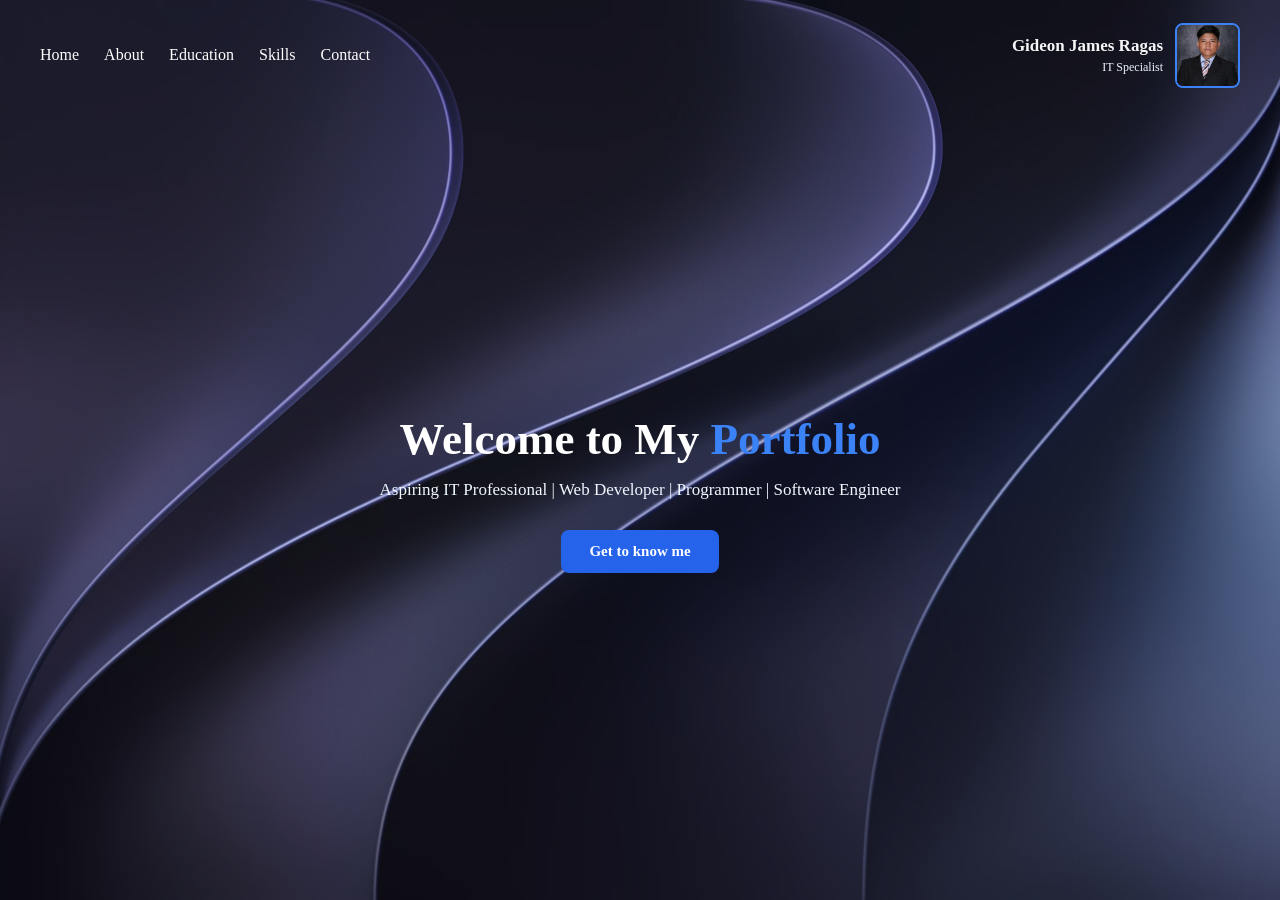
<file: Index.html>
<!DOCTYPE html>
<html lang="en">

<head>
    <meta charset="UTF-8">
    <meta name="viewport" content="width=device-width, initial-scale=1.0">

    <title>Home | My Portfolio</title>

    <link rel="stylesheet" href="stylesheet.css">
</head>

<body>

    <!-- HEADER -->
    <header>

        <!-- NAVIGATION -->
        <nav>
            <a href="Index.html" class="active">Home</a>
            <a href="about.html">About</a>
            <a href="education.html">Education</a>
            <a href="skills.html">Skills</a>
            <a href="Contact.html">Contact</a>
        </nav>

        <!-- PROFILE -->
        <div class="profile">

            <div class="profile-info">
                <h3>Gideon James Ragas</h3>
                <p>IT Specialist</p>
            </div>

            <img src ="Images/Profile.jpg" alt="Profile Picture">

        </div>

    </header>

    <!-- HOME CONTENT -->
    <main id="home">

        <h1>
            Welcome to My
            <span class="highlight">Portfolio</span>
        </h1>

        <p>
            Aspiring IT Professional | Web Developer | Programmer | Software Engineer
        </p>

         <a href="about.html" class="about-btn">
        Get to know me
    </a>

    </main>

</body>
</html>
</file>
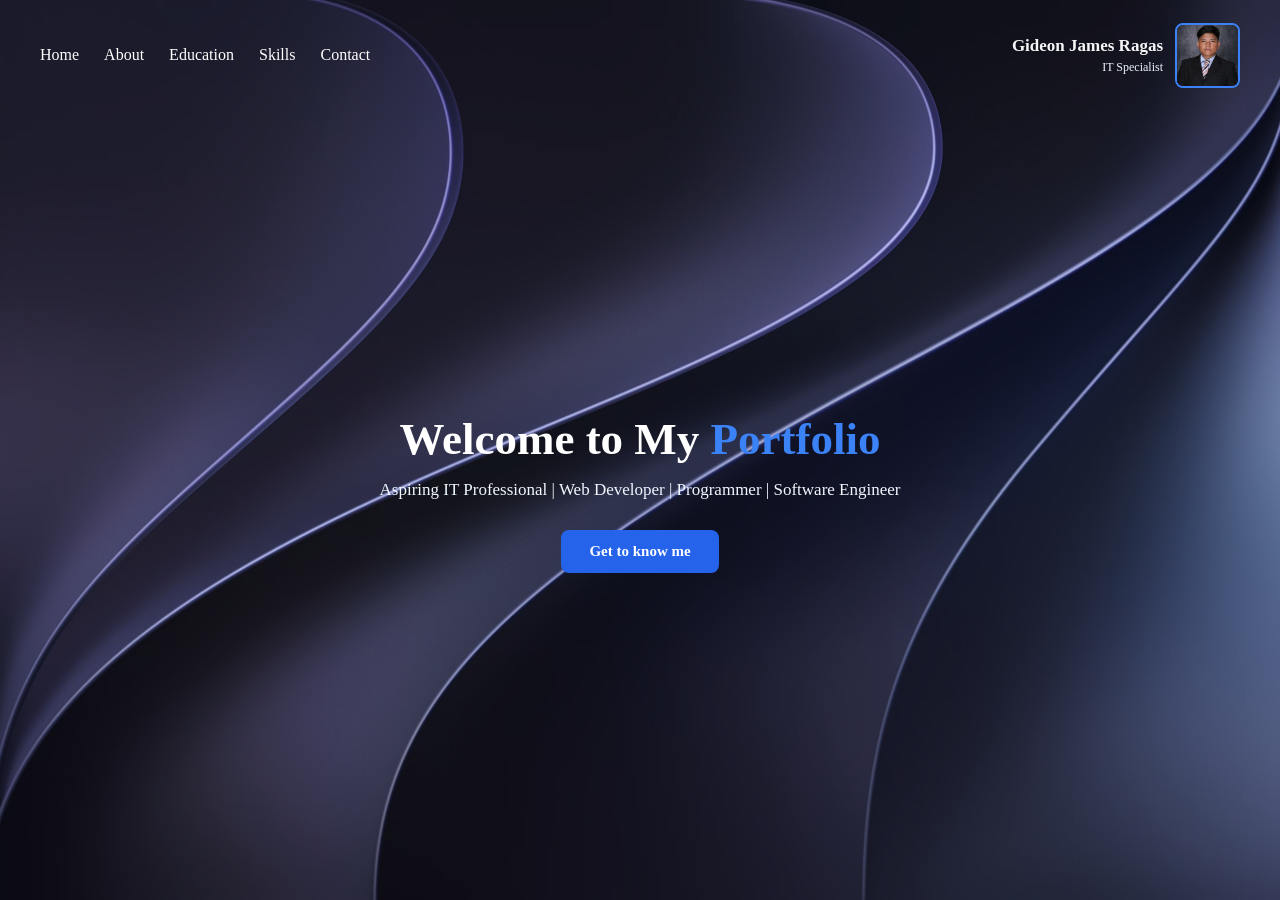
<file: index.html>
<!DOCTYPE html>
<html lang="en">

<head>
    <meta charset="UTF-8">
    <meta name="viewport" content="width=device-width, initial-scale=1.0">

    <title>Home | My Portfolio</title>

    <link rel="stylesheet" href="stylesheet.css">
</head>

<body>

    <!-- HEADER -->
    <header>

        <!-- NAVIGATION -->
        <nav>
            <a href="index.html" class="active">Home</a>
            <a href="about.html">About</a>
            <a href="education.html">Education</a>
            <a href="skills.html">Skills</a>
            <a href="contact.html">Contact</a>
        </nav>

        <!-- PROFILE -->
        <div class="profile">

            <div class="profile-info">
                <h3>Gideon James Ragas</h3>
                <p>IT Specialist</p>
            </div>

            <img src ="Images/Profile.jpg" alt="Profile Picture">

        </div>

    </header>

    <!-- HOME CONTENT -->
    <main id="home">

        <h1>
            Welcome to My
            <span class="highlight">Portfolio</span>
        </h1>

        <p>
            Aspiring IT Professional | Web Developer | Programmer | Software Engineer
        </p>

         <a href="about.html" class="about-btn">
        Get to know me
    </a>

    </main>

</body>
</html>
</file>
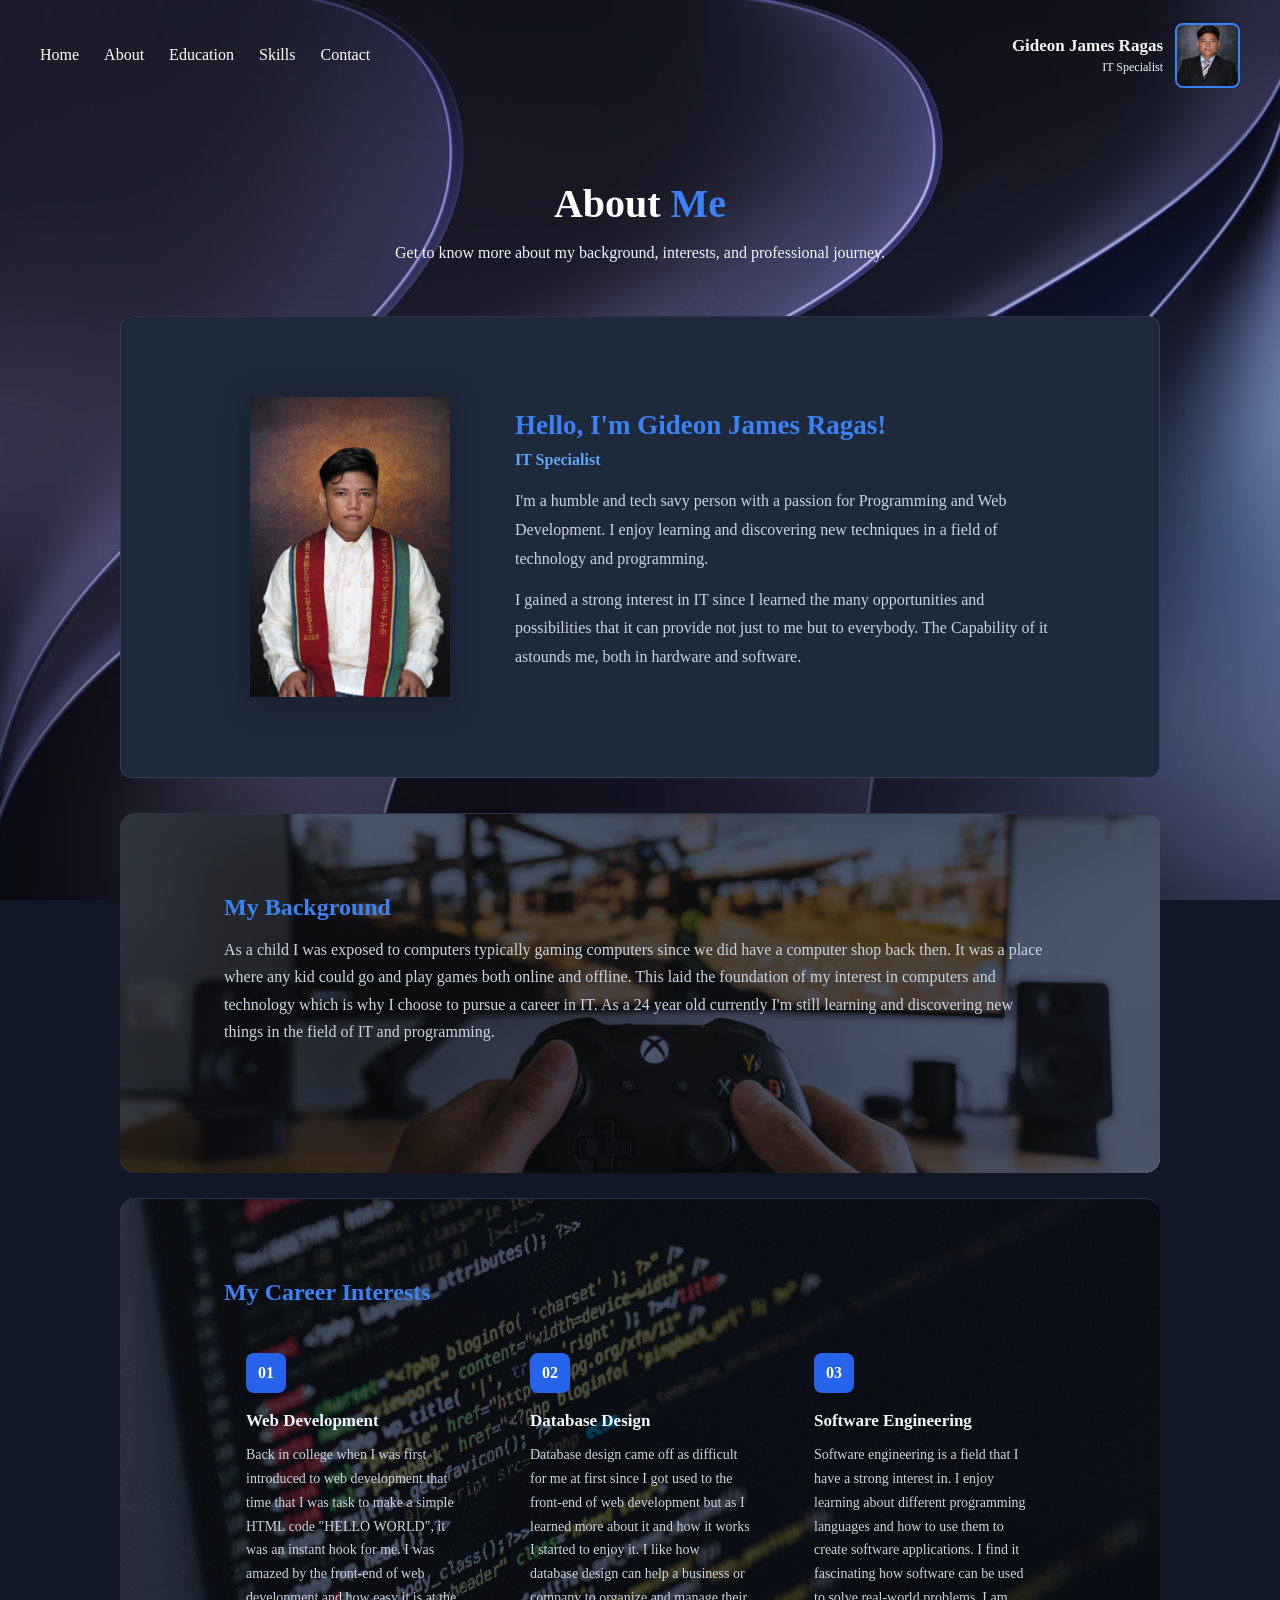
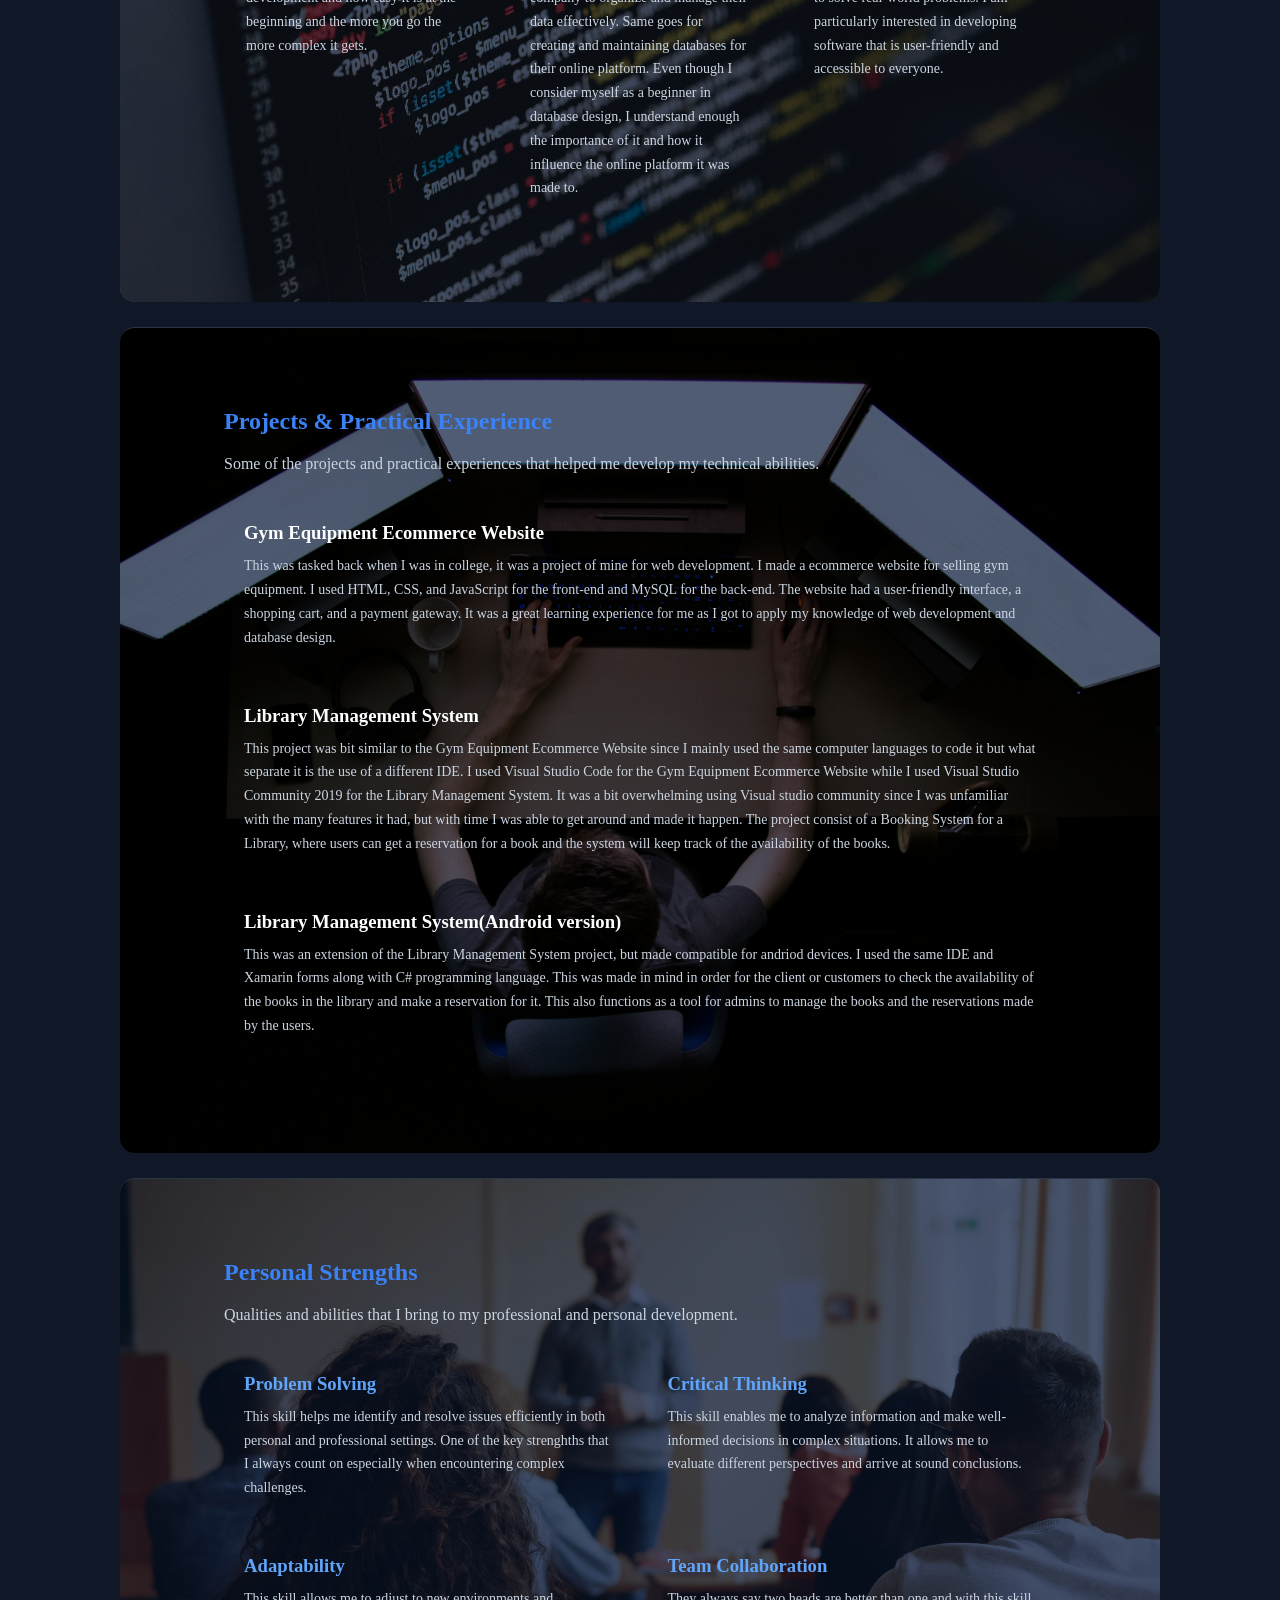
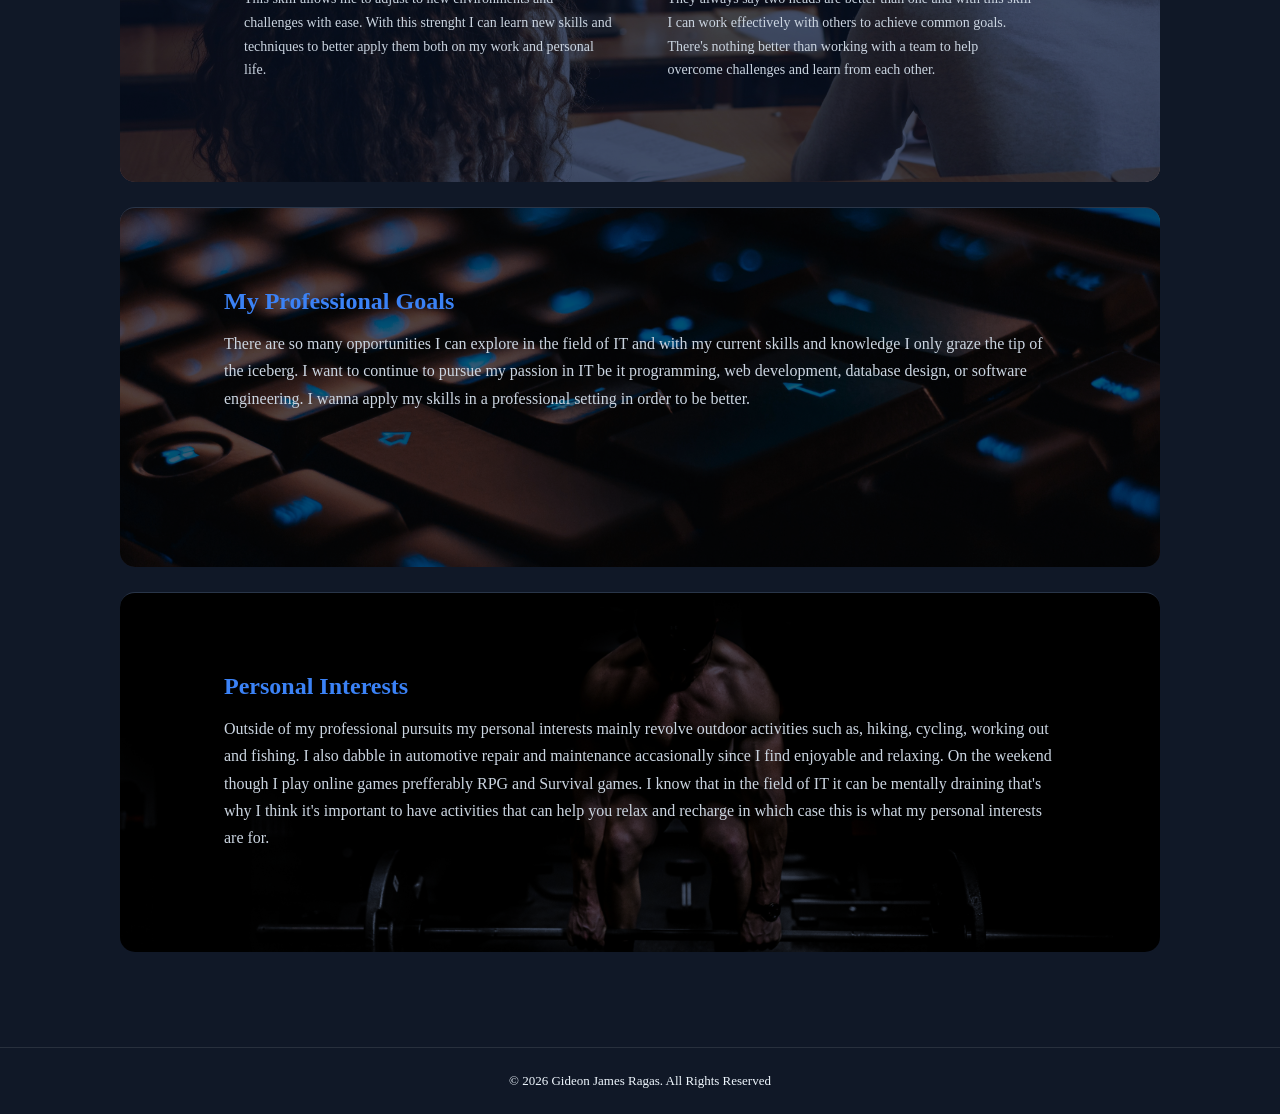
<file: about.html>
<!DOCTYPE html>
<html lang="en">

<head>
    <meta charset="UTF-8">
    <meta name="viewport" content="width=device-width, initial-scale=1.0">

    <title>About Me | My Portfolio</title>

    <!-- External CSS -->
    <link rel="stylesheet" href="stylesheet.css">

</head>

<body>

    <!-- HEADER -->
    <header>

        <!-- NAVIGATION -->
        <nav>
            <a href="index.html">Home</a>
            <a href="about.html" class="active">About</a>
            <a href="education.html">Education</a>
            <a href="skills.html">Skills</a>
            <a href="contact.html">Contact</a>
        </nav>

        <!-- PROFILE -->
        <div class="profile">

            <div class="profile-info">
                <h3>Gideon James Ragas</h3>
                <p>IT Specialist</p>
            </div>

            <img src="Images/Profile.jpg" alt="Profile Picture">

        </div>

    </header>


    <!-- ABOUT PAGE CONTENT -->
    <main class="about-container">

        <!-- PAGE TITLE -->
        <div class="about-heading">

            <h1>About <span class="highlight">Me</span></h1>

            <p>
                Get to know more about my background,
                interests, and professional journey.
            </p>

        </div>


        <!-- PERSONAL INTRODUCTION -->
        <section class="about-intro">

            <div class="about-image">

                <img src="Images/intro.png.jpg" alt="My Profile">

            </div>

            <div class="about-description">

                <h2>Hello, I'm <span class="highlight">Gideon James Ragas</span>!</h2>

                <h3>IT Specialist</h3>

                <p>
                    I'm a humble and tech savy person with a passion for Programming and Web Development. I enjoy learning and 
                    discovering new techniques in a field of technology and programming.
                </p>

                <p>
                    I gained a strong interest in IT since I learned the many opportunities and possibilities that it can provide
                    not just to me but to everybody. The Capability of it astounds me, both in hardware and software.
                </p>

            </div>

        </section>


        <!-- MY BACKGROUND -->
        <section class="about-card background-section">

            <h2>My Background</h2>

            <p>
                As a child I was exposed to computers typically gaming computers since we did have a computer shop back then. It was a place where any kid 
                could go and play games both online and offline. This laid the foundation of my interest in computers and technology which is why I choose 
                to pursue a career in IT. As a 24 year old currently I'm still learning and discovering new things in the field of IT and programming.
            </p>

        </section>


        <!-- CAREER INTERESTS -->
        <section class="about-card career-section">

            <h2>My Career Interests</h2>

            <p class="section-description">
                
            </p>

            <div class="interest-grid">

                <!-- WEB DEVELOPMENT -->
                <div class="interest-item">

                    <div class="interest-icon">01</div>

                    <h3>Web Development</h3>

                    <p>
                        Back in college when I was first introduced to web development that time that I was task to make a simple HTML code "HELLO WORLD",
                        it was an instant hook for me. I was amazed by the front-end of web development and how easy it is at the beginning and the more you go
                        the more complex it gets.

                    </p>

                </div>


                <!-- DATA ANALYTICS -->
                <div class="interest-item">

                    <div class="interest-icon">02</div>

                    <h3>Database Design</h3>

                    <p>
                        Database design came off as difficult for me at first since I got used to the front-end of web development but as I learned more about it and how it works I started to enjoy it.
                        I like how database design can help a business or company to organize and manage their data effectively. Same goes for creating and maintaining databases for their online platform.
                        Even though I consider myself as a beginner in database design, I understand enough the importance of it and how it influence the online platform it was made to.
                    </p>

                </div>


                <!-- SOFTWARE PROGRAMMING -->
                <div class="interest-item">

                    <div class="interest-icon">03</div>

                    <h3>Software Engineering</h3>

                    <p>
                        Software engineering is a field that I have a strong interest in. 
                        I enjoy learning about different programming languages and how to use them to create software applications. 
                        I find it fascinating how software can be used to solve real-world problems. 
                        I am particularly interested in developing software that is user-friendly and accessible to everyone.
                    </p>

                </div>

            </div>

        </section>


        <!-- PROJECTS AND EXPERIENCE -->
        <section class="about-card projects-section">

            <h2>Projects & Practical Experience</h2>

            <p class="section-description">
                Some of the projects and practical experiences
                that helped me develop my technical abilities.
            </p>

            <div class="experience-item">

                <h3>Gym Equipment Ecommerce Website</h3>

                <p>
                    This was tasked back when I was in college, it was a project of mine for web development. I made a ecommerce website for 
                    selling gym equipment. I used HTML, CSS, and JavaScript for the front-end and MySQL for the back-end. 
                    The website had a user-friendly interface, a shopping cart, and a payment gateway. 
                    It was a great learning experience for me as I got to apply my knowledge of web development and database design.
                </p>

            </div>

            <div class="experience-item">

                <h3>Library Management System</h3>

                <p>
                    This project was bit similar to the Gym Equipment Ecommerce Website since I mainly used the same computer languages to code it but what separate it is
                    the use of a different IDE. I used Visual Studio Code for the Gym Equipment Ecommerce Website while I used Visual Studio Community 2019 for the Library Management System.
                    It was a bit overwhelming using Visual studio community since I was unfamiliar with the many features it had, but with time I was able to get around and made it happen.
                    The project consist of a Booking System for a Library, where users can get a reservation for a book and the system will keep track of the availability of the books. 
                

                </p>

            </div>

            <div class="experience-item">

                <h3>Library Management System(Android version)</h3>

                <p>
                    This was an extension of the Library Management System project, but made compatible for andriod devices. 
                    I used the same IDE and Xamarin forms along with C# programming language. This was made in mind in order for the client or 
                    customers to check the availability of the books in the library and make a reservation for it. This also functions
                    as a tool for admins to manage the books and the reservations made by the users.
                    
                </p>

            </div>

        </section>


        <!-- PERSONAL STRENGTHS -->
        <section class="about-card strengths-section">

            <h2>Personal Strengths</h2>

            <p class="section-description">
                Qualities and abilities that I bring to my
                professional and personal development.
            </p>

            <div class="strength-grid">

                <div class="strength-item">
                    <h3>Problem Solving</h3>
                    <p>This skill helps me identify and resolve issues efficiently in both personal and professional settings.
                       One of the key strenghths that I always count on especially when encountering complex challenges.
                    </p>
                </div>

                <div class="strength-item">
                    <h3>Critical Thinking</h3>
                    <p>This skill enables me to analyze information and make well-informed decisions in complex situations.
                       It allows me to evaluate different perspectives and arrive at sound conclusions.
                    </p>
                </div>

                <div class="strength-item">
                    <h3>Adaptability</h3>
                    <p>This skill allows me to adjust to new environments and challenges with ease.
                       With this strenght I can learn new skills and techniques to better apply them both on my work and personal life.
                    </p>
                </div>

                <div class="strength-item">
                    <h3>Team Collaboration</h3>
                    <p>They always say two heads are better than one and with this skill I can work effectively with others to achieve common goals.
                       There's nothing better than working with a team to help overcome challenges and learn from each other.
                    </p>
                </div>

            </div>

        </section>


        <!-- PROFESSIONAL GOALS -->
        <section class="about-card goals-section">

            <h2>My Professional Goals</h2>

            <p>
                There are so many opportunities I can explore in the field of IT and with my current skills and knowledge
                I only graze the tip of the iceberg. I want to continue to pursue my passion in IT be it programming, web development,
                database design, or software engineering. I wanna apply my skills in a professional setting in order to be better.
            </p>

        </section>


        <!-- PERSONAL INTERESTS -->
        <section class="about-card interests-section">

            <h2>Personal Interests</h2>

            <p>
                Outside of my professional pursuits my personal interests mainly revolve outdoor activities such as, hiking, cycling, working out
                and fishing. I also dabble in automotive repair and maintenance accasionally since I find enjoyable and relaxing. On the weekend though
                I play online games prefferably RPG and Survival games. I know that in the field of IT it can be mentally draining that's why 
                I think it's important to have activities that can help you relax and recharge in which case this is what my personal interests are for.
            </p>

        </section>


    </main>


    <!-- FOOTER -->
    <footer>

        <p>
            &copy; 2026 Gideon James Ragas. All Rights Reserved
        </p>

    </footer>

</body>

</html>
</file>
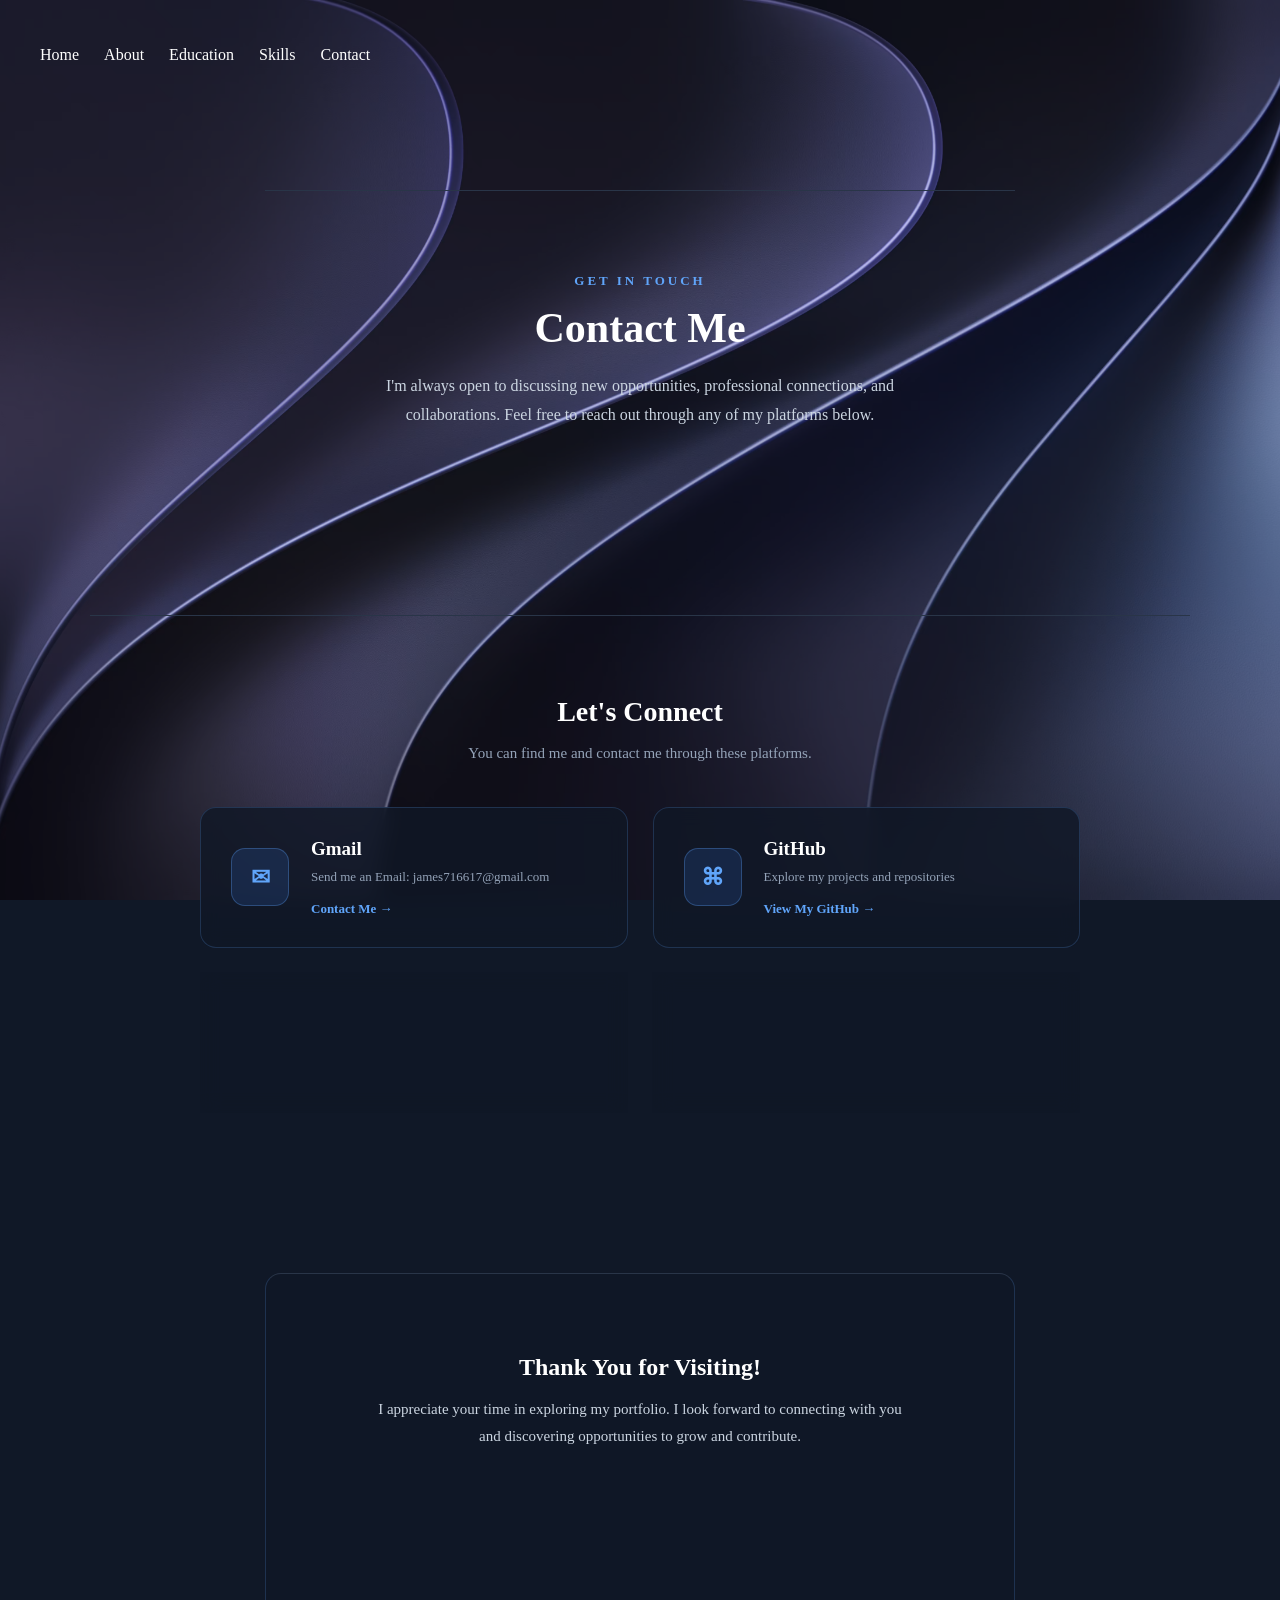
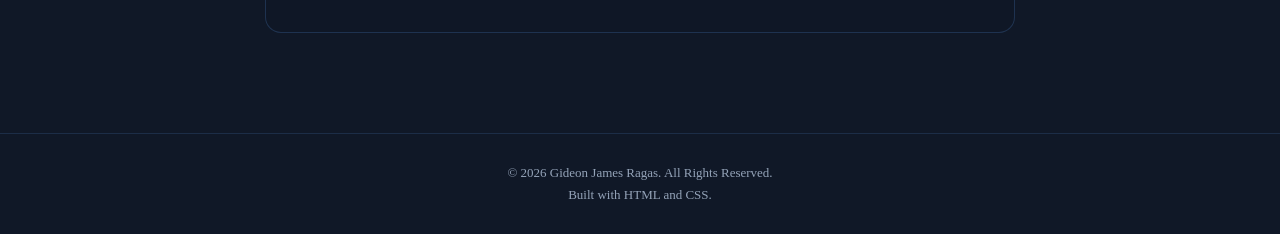
<file: Contact.html>
<!DOCTYPE html>
<html lang="en">

<head>
    <meta charset="UTF-8">
    <meta name="viewport" content="width=device-width, initial-scale=1.0">

    <title>Contact Me | My Portfolio</title>

    <link rel="stylesheet" href="stylesheet.css">
</head>

<body>

    <!-- HEADER AND NAVIGATION -->
    <header>
        <nav>
            <a href="index.html">Home</a>
            <a href="about.html">About</a>
            <a href="education.html">Education</a>
            <a href="skills.html">Skills</a>
            <a href="contact.html" class="active">Contact</a>
        </nav>
    </header>

    <!-- CONTACT PAGE -->
    <main class="contact-content">

        <!-- PAGE INTRODUCTION -->
        <section class="contact-heading">

            <span class="contact-label">GET IN TOUCH</span>

            <h1>Contact Me</h1>

            <p>
                I'm always open to discussing new opportunities,
                professional connections, and collaborations.
                Feel free to reach out through any of my platforms below.
            </p>

        </section>

        <!-- CONTACT LINKS -->
        <section class="contact-links-section">

            <h2>Let's Connect</h2>

            <p class="contact-description">
                You can find me and contact me through these platforms.
            </p>

            <div class="contact-links-grid">

                <!-- GMAIL -->
                <a href="mailto:james716617@gmail.com"
                   class="contact-link-card"
                   target="_blank">

                    <div class="contact-icon">✉</div>

                    <div class="contact-link-info">
                        <h3>Gmail</h3>
                        <p>Send me an Email: james716617@gmail.com</p>
                        <span>Contact Me →</span>
                    </div>

                </a>

                <!-- GITHUB -->
                <a href="https://github.com/Geogrind617"
                   class="contact-link-card"
                   target="_blank"
                   rel="noopener noreferrer">

                    <div class="contact-icon">⌘</div>

                    <div class="contact-link-info">
                        <h3>GitHub</h3>
                        <p>Explore my projects and repositories</p>
                        <span>View My GitHub →</span>
                    </div>

                </a>

                <!-- LINKEDIN -->
                <a href="www.linkedin.com/in/gideon-james-ragas-51265737a"
                   class="contact-link-card"
                   target="_blank"
                   rel="noopener noreferrer">

                    <div class="contact-icon">in</div>

                    <div class="contact-link-info">
                        <h3>LinkedIn</h3>
                        <p>Connect with me professionally</p>
                        <span>Visit My LinkedIn →</span>
                    </div>

                </a>

                <!-- JOBSTREET -->
                <a href="ph.jobstreet.com/profiles/gideonjames-ragas-j0c9tz1fkp"
                   class="contact-link-card"
                   target="_blank"
                   rel="noopener noreferrer">

                    <div class="contact-icon">J</div>

                    <div class="contact-link-info">
                        <h3>JobStreet</h3>
                        <p>View my professional profile</p>
                        <span>Visit My JobStreet →</span>
                    </div>

                </a>

            </div>

        </section>

        <!-- CLOSING MESSAGE -->
        <section class="contact-message">

            <h2>Thank You for Visiting!</h2>

            <p>
                I appreciate your time in exploring my portfolio.
                I look forward to connecting with you and discovering
                opportunities to grow and contribute.
            </p>

        </section>

    </main>

    <!-- FOOTER -->
    <footer class="contact-footer">

        <p>© 2026 Gideon James Ragas. All Rights Reserved.</p>
        <p>Built with HTML and CSS.</p>

    </footer>

</body>
</html>
</file>
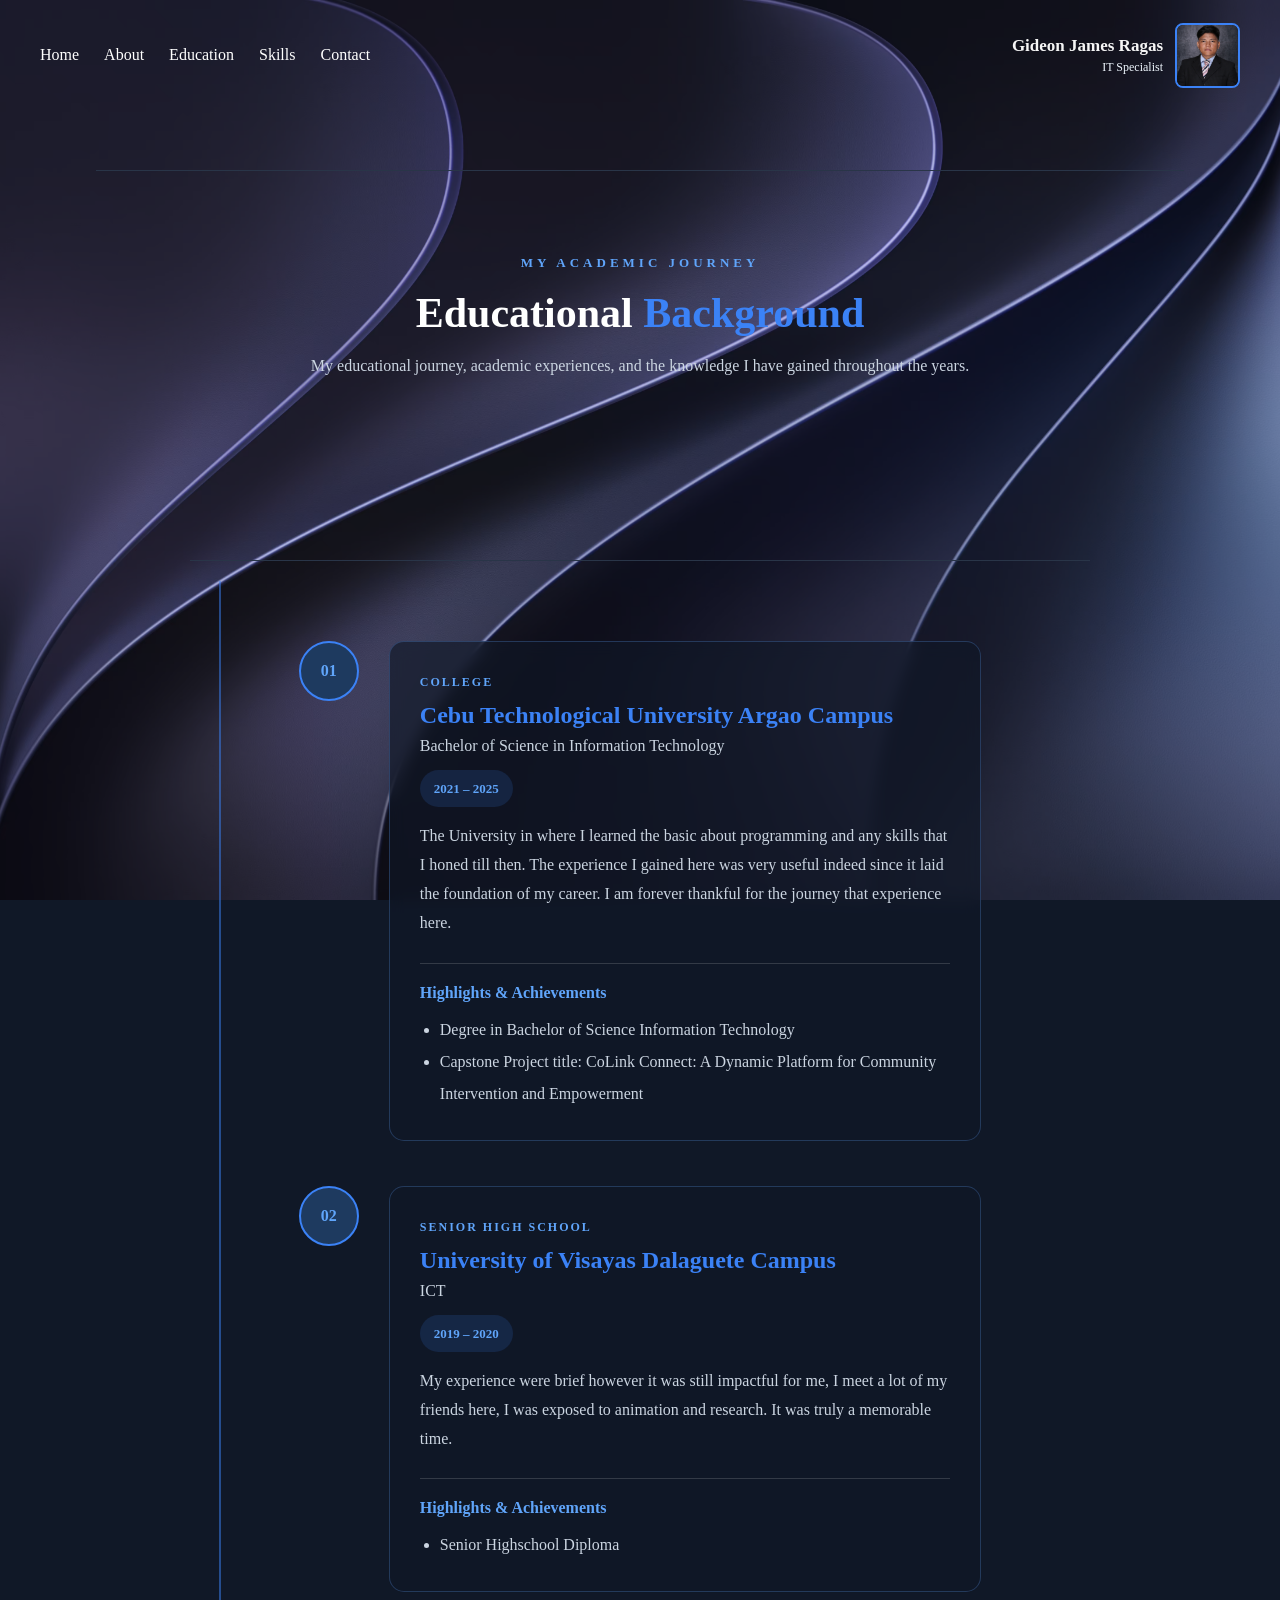
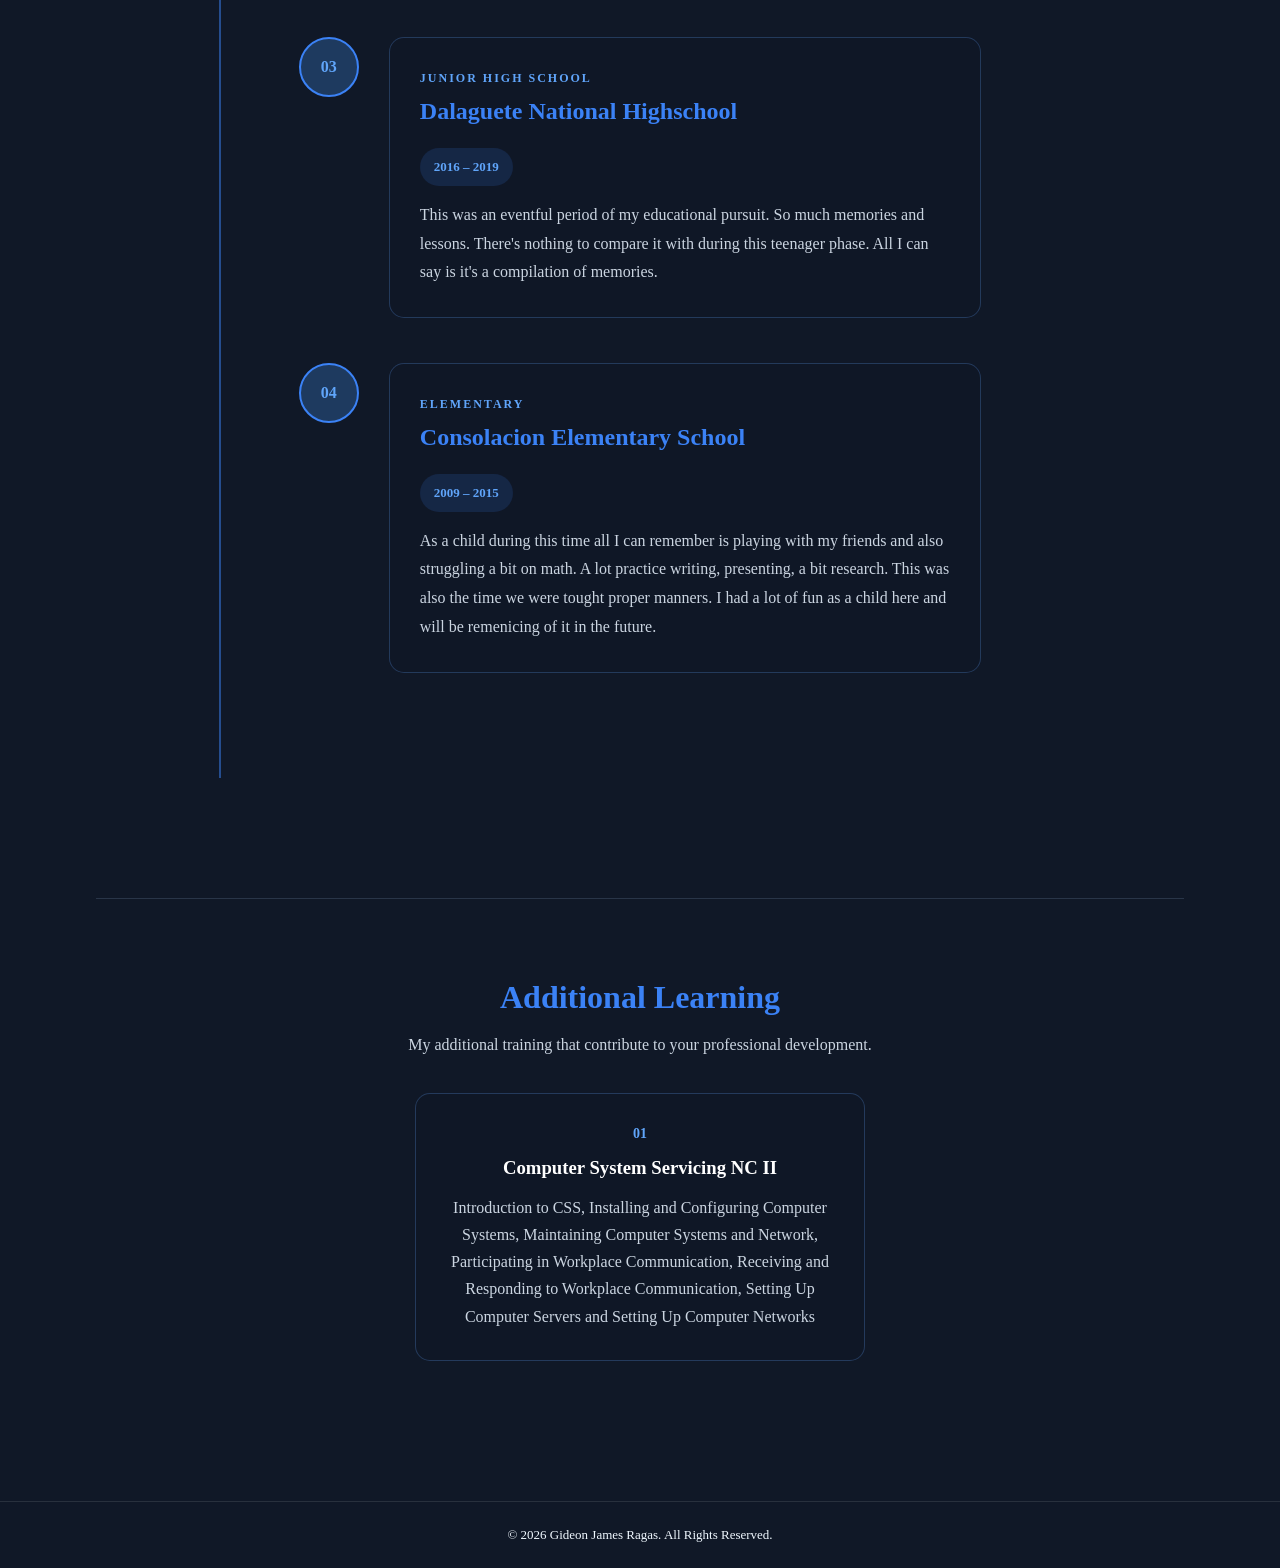
<file: education.html>
<!DOCTYPE html>
<html lang="en">

<head>
    <meta charset="UTF-8">
    <meta name="viewport" content="width=device-width, initial-scale=1.0">

    <title>Education | My Portfolio</title>

    <link rel="stylesheet" href="stylesheet.css">
</head>

<body>

    <header>

        <nav>
            <a href="index.html">Home</a>
            <a href="about.html">About</a>
            <a href="education.html" class="active">Education</a>
            <a href="skills.html">Skills</a>
            <a href="contact.html">Contact</a>
        </nav>

        <div class="profile">

            <div class="profile-info">
                <h3>Gideon James Ragas</h3>
                <p>IT Specialist</p>
            </div>

            <img src="Images/Profile.jpg" alt="Profile Picture">

        </div>

    </header>

    <main class="education-content">

        <!-- PAGE INTRODUCTION -->
        <section class="education-heading">

            <p class="section-label">MY ACADEMIC JOURNEY</p>

            <h1>Educational <span class="highlight">Background</span></h1>

            <p>
                My educational journey, academic experiences, and the
                knowledge I have gained throughout the years.
            </p>

        </section>


        <!-- EDUCATION TIMELINE -->
        <section class="education-timeline">

            <!-- COLLEGE -->
            <div class="education-entry">

                <div class="timeline-marker">01</div>

                <div class="education-details">

                    <span class="education-level">COLLEGE</span>

                    <h2>Cebu Technological University Argao Campus</h2>

                    <h3>Bachelor of Science in Information Technology</h3>

                    <p class="education-year">2021 – 2025</p>

                    <p class="education-description">
                        The University in where I learned the basic about programming and any skills that I honed till then.
                        The experience I gained here was very useful indeed since it laid the foundation of my career. 
                        I am forever thankful for the journey that experience here.
                    </p>

                    <div class="education-highlights">

                        <h4>Highlights & Achievements</h4>

                        <ul>
                            <li>Degree in Bachelor of Science Information Technology</li>
                            <li>Capstone Project title: CoLink Connect: A Dynamic Platform for Community Intervention and Empowerment</li>
                        </ul>

                    </div>

                </div>

            </div>


            <!-- SENIOR HIGH SCHOOL -->
            <div class="education-entry">

                <div class="timeline-marker">02</div>

                <div class="education-details">

                    <span class="education-level">SENIOR HIGH SCHOOL</span>

                    <h2>University of Visayas Dalaguete Campus</h2>

                    <h3>ICT</h3>

                    <p class="education-year">2019 – 2020</p>

                    <p class="education-description">
                        My experience were brief however it was still impactful for me, I meet a lot of my friends here,
                        I was exposed to animation and research. It was truly a memorable time.
                    </p>

                    <div class="education-highlights">

                        <h4>Highlights & Achievements</h4>

                        <ul>
                            <li>Senior Highschool Diploma</li>
                            
                        </ul>

                    </div>

                </div>

            </div>


            <!-- JUNIOR HIGH SCHOOL -->
            <div class="education-entry">

                <div class="timeline-marker">03</div>

                <div class="education-details">

                    <span class="education-level">JUNIOR HIGH SCHOOL</span>

                    <h2>Dalaguete National Highschool</h2>

                    <p class="education-year">2016 – 2019</p>

                    <p class="education-description">
                     This was an eventful period of my educational pursuit. So much memories and lessons.
                     There's nothing to compare it with during this teenager phase. All I can say is it's a compilation
                     of memories.
                    </p>

                </div>

            </div>


            <!-- ELEMENTARY -->
            <div class="education-entry">

                <div class="timeline-marker">04</div>

                <div class="education-details">

                    <span class="education-level">ELEMENTARY</span>

                    <h2>Consolacion Elementary School</h2>

                    <p class="education-year">2009 – 2015</p>

                    <p class="education-description">
                        As a child during this time all I can remember is playing with my friends and also struggling a bit on math.
                        A lot practice writing, presenting, a bit research. This was also the time we were tought proper manners.
                        I had a lot of fun as a child here and will be remenicing of it in the future.
                    </p>

                </div>

            </div>

        </section>


        <!-- ADDITIONAL INFORMATION -->
        <section class="academic-skills">

            <h2>Additional <span class="highlight">Learning</span></h2>

            <p>
                My additional training that contribute to your
                professional development.
            </p>

            <div class="learning-grid">

                <div class="learning-item">
                    <span>01</span>
                    <h3>Computer System Servicing NC II</h3>
                    <p> Introduction to CSS, 
                        Installing and Configuring Computer Systems,
                        Maintaining Computer Systems and Network,
                        Participating in Workplace Communication,
                        Receiving and Responding to Workplace Communication,
                        Setting Up Computer Servers and 
                        Setting Up Computer Networks
                    </p>
                </div>

            </div>

        </section>

    </main>


    <footer>
        <p>&copy; 2026 Gideon James Ragas. All Rights Reserved.</p>
    </footer>

</body>
</html>
</file>
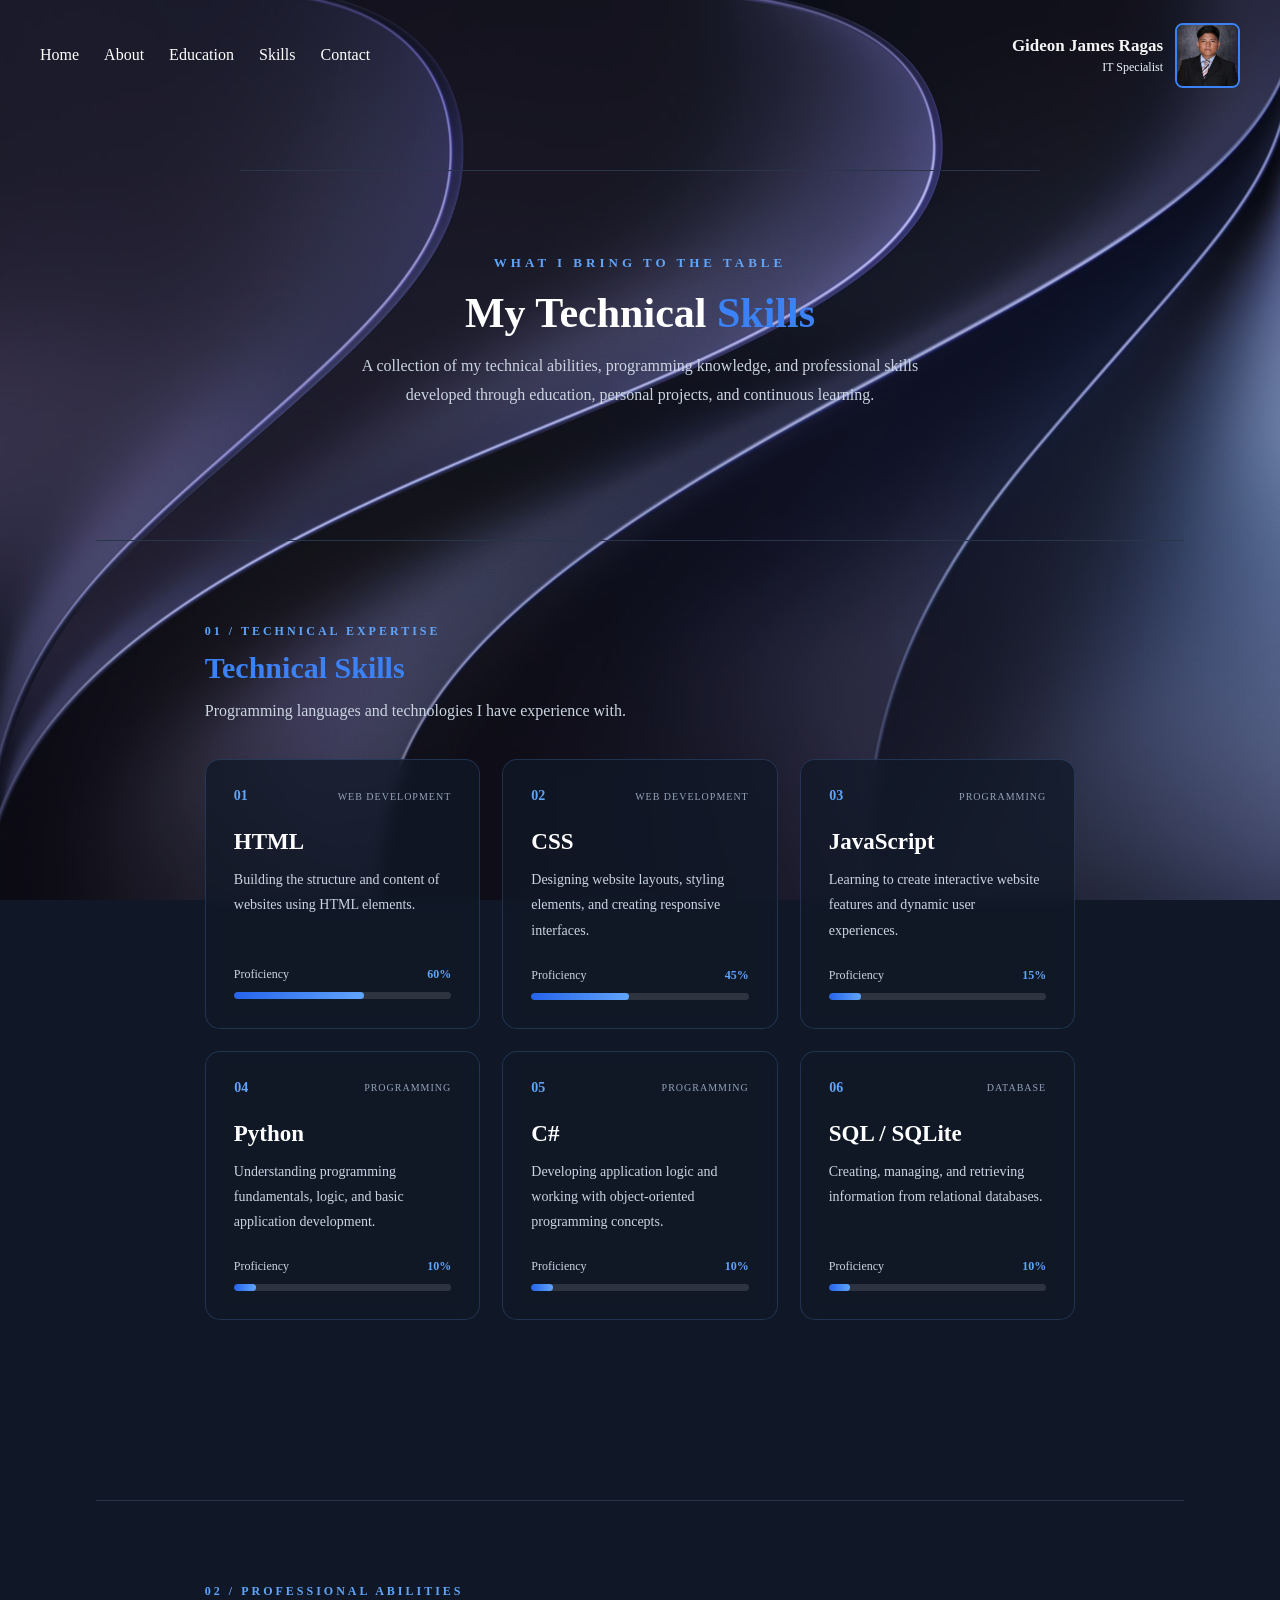
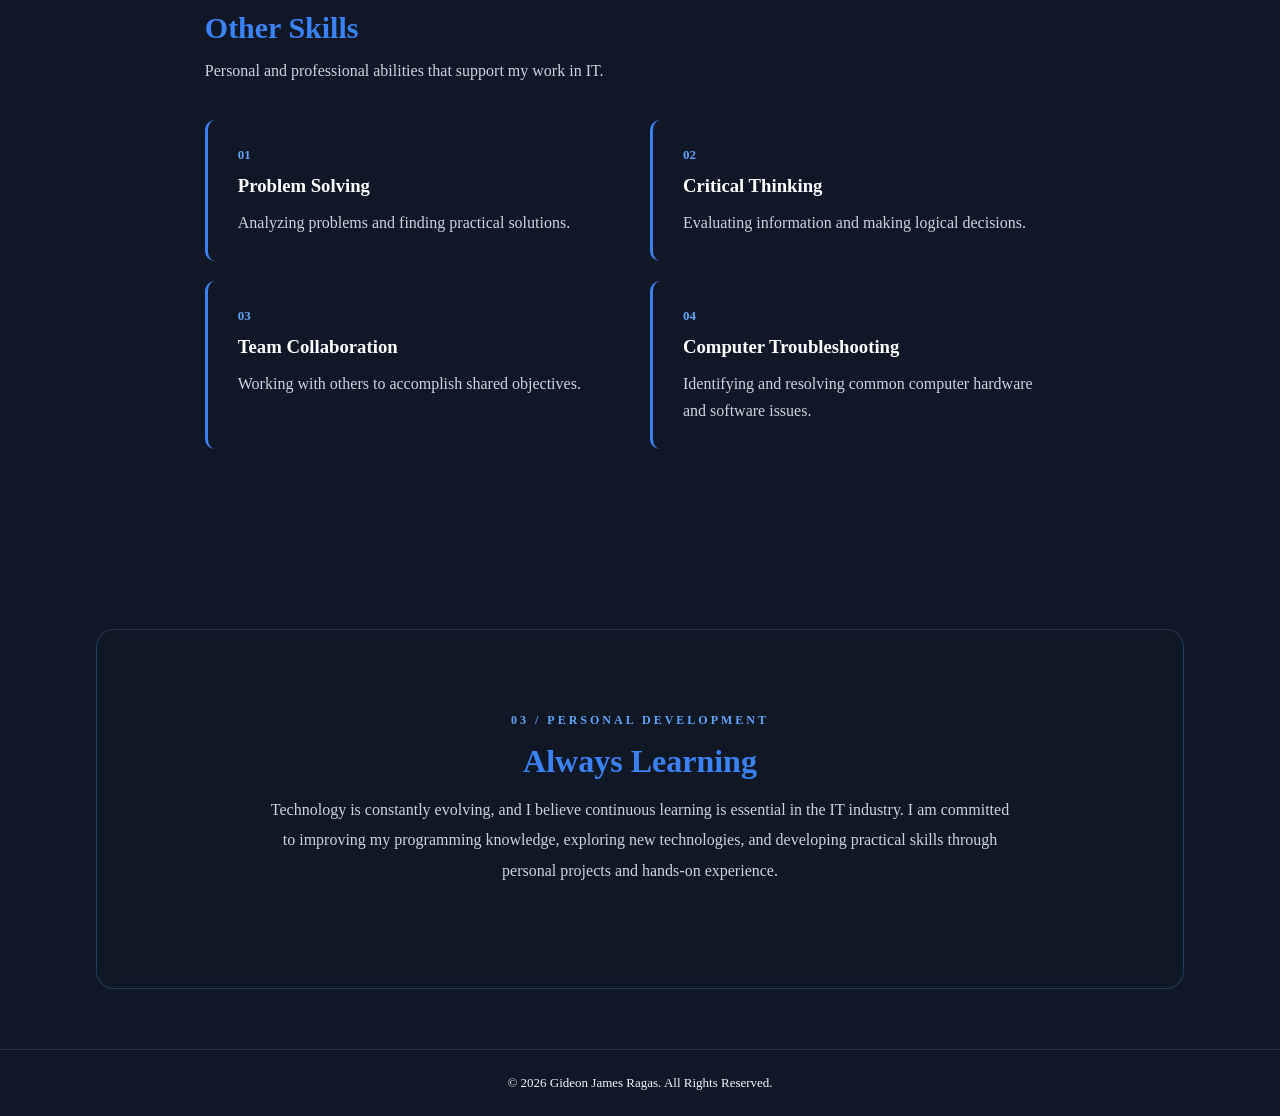
<file: skills.html>
<!DOCTYPE html>
<html lang="en">

<head>
    <meta charset="UTF-8">
    <meta name="viewport" content="width=device-width, initial-scale=1.0">

    <title>Skills | My Portfolio</title>

    <link rel="stylesheet" href="stylesheet.css">
</head>

<body>

    <header>

        <nav>
            <a href="index.html">Home</a>
            <a href="about.html">About</a>
            <a href="education.html">Education</a>
            <a href="skills.html" class="active">Skills</a>
            <a href="contact.html">Contact</a>
        </nav>

        <div class="profile">

            <div class="profile-info">
                <h3>Gideon James Ragas</h3>
                <p>IT Specialist</p>
            </div>

            <img src="Images/Profile.jpg" alt="Profile Picture">

        </div>

    </header>


    <main class="skills-content">

        <!-- PAGE INTRODUCTION -->
        <section class="skills-heading">

            <p class="skills-label">WHAT I BRING TO THE TABLE</p>

            <h1>My Technical <span class="highlight">Skills</span></h1>

            <p>
                A collection of my technical abilities, programming knowledge,
                and professional skills developed through education,
                personal projects, and continuous learning.
            </p>

        </section>


        <!-- TECHNICAL SKILLS -->
        <section class="technical-skills">

            <div class="skills-section-heading">
                <span>01 / TECHNICAL EXPERTISE</span>
                <h2>Technical Skills</h2>
                <p>Programming languages and technologies I have experience with.</p>
            </div>


            <div class="skills-grid">

                <!-- HTML -->
                <div class="skill-card">

                    <div class="skill-top">
                        <span class="skill-number">01</span>
                        <span class="skill-category">WEB DEVELOPMENT</span>
                    </div>

                    <h3>HTML</h3>

                    <p>
                        Building the structure and content of websites
                        using HTML elements.
                    </p>

                    <div class="skill-progress">
                        <div class="progress-info">
                            <span>Proficiency</span>
                            <span>60%</span>
                        </div>

                        <div class="progress-bar">
                            <div class="progress-fill" style="width: 60%;"></div>
                        </div>
                    </div>

                </div>


                <!-- CSS -->
                <div class="skill-card">

                    <div class="skill-top">
                        <span class="skill-number">02</span>
                        <span class="skill-category">WEB DEVELOPMENT</span>
                    </div>

                    <h3>CSS</h3>

                    <p>
                        Designing website layouts, styling elements,
                        and creating responsive interfaces.
                    </p>

                    <div class="skill-progress">
                        <div class="progress-info">
                            <span>Proficiency</span>
                            <span>45%</span>
                        </div>

                        <div class="progress-bar">
                            <div class="progress-fill" style="width: 45%;"></div>
                        </div>
                    </div>

                </div>


                <!-- JAVASCRIPT -->
                <div class="skill-card">

                    <div class="skill-top">
                        <span class="skill-number">03</span>
                        <span class="skill-category">PROGRAMMING</span>
                    </div>

                    <h3>JavaScript</h3>

                    <p>
                        Learning to create interactive website features
                        and dynamic user experiences.
                    </p>

                    <div class="skill-progress">
                        <div class="progress-info">
                            <span>Proficiency</span>
                            <span>15%</span>
                        </div>

                        <div class="progress-bar">
                            <div class="progress-fill" style="width: 15%;"></div>
                        </div>
                    </div>

                </div>


                <!-- PYTHON -->
                <div class="skill-card">

                    <div class="skill-top">
                        <span class="skill-number">04</span>
                        <span class="skill-category">PROGRAMMING</span>
                    </div>

                    <h3>Python</h3>

                    <p>
                        Understanding programming fundamentals,
                        logic, and basic application development.
                    </p>

                    <div class="skill-progress">
                        <div class="progress-info">
                            <span>Proficiency</span>
                            <span>10%</span>
                        </div>

                        <div class="progress-bar">
                            <div class="progress-fill" style="width: 10%;"></div>
                        </div>
                    </div>

                </div>


                <!-- C# -->
                <div class="skill-card">

                    <div class="skill-top">
                        <span class="skill-number">05</span>
                        <span class="skill-category">PROGRAMMING</span>
                    </div>

                    <h3>C#</h3>

                    <p>
                        Developing application logic and working
                        with object-oriented programming concepts.
                    </p>

                    <div class="skill-progress">
                        <div class="progress-info">
                            <span>Proficiency</span>
                            <span>10%</span>
                        </div>

                        <div class="progress-bar">
                            <div class="progress-fill" style="width: 10%;"></div>
                        </div>
                    </div>

                </div>


                <!-- SQL -->
                <div class="skill-card">

                    <div class="skill-top">
                        <span class="skill-number">06</span>
                        <span class="skill-category">DATABASE</span>
                    </div>

                    <h3>SQL / SQLite</h3>

                    <p>
                        Creating, managing, and retrieving information
                        from relational databases.
                    </p>

                    <div class="skill-progress">
                        <div class="progress-info">
                            <span>Proficiency</span>
                            <span>10%</span>
                        </div>

                        <div class="progress-bar">
                            <div class="progress-fill" style="width: 10%;"></div>
                        </div>
                    </div>

                </div>

            </div>

        </section>


        <!-- OTHER SKILLS -->
        <section class="professional-skills">

            <div class="skills-section-heading">
                <span>02 / PROFESSIONAL ABILITIES</span>
                <h2>Other Skills</h2>
                <p>Personal and professional abilities that support my work in IT.</p>
            </div>


            <div class="professional-grid">

                <div class="professional-card">
                    <span>01</span>
                    <h3>Problem Solving</h3>
                    <p>Analyzing problems and finding practical solutions.</p>
                </div>

                <div class="professional-card">
                    <span>02</span>
                    <h3>Critical Thinking</h3>
                    <p>Evaluating information and making logical decisions.</p>
                </div>

                <div class="professional-card">
                    <span>03</span>
                    <h3>Team Collaboration</h3>
                    <p>Working with others to accomplish shared objectives.</p>
                </div>

                <div class="professional-card">
                    <span>04</span>
                    <h3>Computer Troubleshooting</h3>
                    <p>Identifying and resolving common computer hardware and software issues.</p>
                </div>

            </div>

        </section>


        <!-- CONTINUOUS LEARNING -->
        <section class="learning-section">

            <div class="learning-content">

                <span>03 / PERSONAL DEVELOPMENT</span>

                <h2>Always <span class="highlight">Learning</span></h2>

                <p>
                    Technology is constantly evolving, and I believe
                    continuous learning is essential in the IT industry.
                    I am committed to improving my programming knowledge,
                    exploring new technologies, and developing practical
                    skills through personal projects and hands-on experience.
                </p>

            </div>

        </section>

    </main>


    <footer>
        <p>&copy; 2026 Gideon James Ragas. All Rights Reserved.</p>
    </footer>

</body>
</html>
</file>
<file: stylesheet.css>
/* GENERAL SETTINGS */
* {
    margin: 0;
    padding: 0;
    box-sizing: border-box;
    scroll-behavior: smooth;
}

/* WHOLE WEBSITE BACKGROUND */
html, body {
    margin: 0;
    padding: 0;
    min-height: 100%;
}

body {
    background-image: url("Images/Background.png");
    background-size: cover;
    background-position: center top;
    background-repeat: no-repeat;
    background-attachment: fixed;
    background-color: #101827;
}

h1 {
    color:white;

}
p {
    color:aliceblue;
}

/* HEADER */
header {
    width:100%;
    display: flex;
    justify-content: space-between;
    align-items: center;
    padding: 20px 40px;
    box-sizing: border-box;
    min-height: 110px;
}
header nav{
   display: flex;
   align-items: center;
   gap: 25px;
   background: transparent;


}

header nav a {
    color: white;
    text-decoration: none;
    font-weight: 500;
}


header nav a:hover {
    color: #3b82f6;
}


/* PROFILE */
.profile {
    display: flex;
    align-items: center;
    gap: 12px;
}

.profile-info {
    text-align: right;
}

.profile-info h3 {
    color:whitesmoke;
    font-size: 17px;
}

.profile-info p {
    font-size: 12px;
    color: aliceblue;
    margin-top: 4px;
}

.profile img {
    width: 65px;
    height: 65px;
    border-radius: 8px;
    object-fit: cover;
    border: 2px solid #3b82f6;
}

/* HOME SECTION */
#home {
    min-height: 85vh;
    display: flex;
    flex-direction: column;
    justify-content: center;
    align-items: center;
    text-align: center;
    padding: 40px 20px;
}

#home h1 {
    font-size: 45px;
    margin-bottom: 15px;
}

#home p {
    font-size: 17px;
}

.highlight {
    color: #3b82f6;
}

/* =================================
   ABOUT PAGE
================================= */

.about-container {
    max-width: 1100px;
    margin: 50px auto;
    padding: 20px 30px;
}

/* PAGE HEADING */
.about-heading {
    text-align: center;
    margin-bottom: 50px;
}

.about-heading h1 {
    font-size: 40px;
    margin-bottom: 12px;
}

.about-heading p {
    line-height: 1.7;
}

.about-btn {
    display: inline-block;
    margin-top: 30px;
    padding: 13px 28px;

    background-color: #2563eb;
    color: white;

    text-decoration: none;
    font-size: 15px;
    font-weight: bold;

    border-radius: 8px;
    transition: 0.3s ease;
}

/* BUTTON HOVER EFFECT */
.about-btn:hover {
    background-color: #1d4ed8;
    transform: translateY(-3px);
    box-shadow: 0 5px 15px rgba(37, 99, 235, 0.3);
}


/* PERSONAL INTRODUCTION */
.about-intro {
    display: flex;
    align-items: center;
    gap: 40px;
    margin-bottom: 35px;
    padding: 10px;
    background-color: #1e293b;
    border: 1px solid #334155;
    border-radius: 12px;
    
}

.about-image {
    display: flex;
    align-items: center;
    justify-content: center;
    min-width: 220px;
}

.about-image img {
    width: 250px;
    height: 300px;
    object-fit: contain;
    border: none;
    border-radius: 0;
    mix-blend-mode: normal;
    filter: drop-shadow(0 5px 15px rgba(0, 0, 0, 0.25));
}

.about-description {
    flex: 1;
}

.about-description h2 {
    font-size: 27px;
    margin-bottom: 10px;
}

.about-description h3 {
    color: #60a5fa;
    font-size: 16px;
    margin-bottom: 18px;
}

.about-description p {
    line-height: 1.8;
    margin-bottom: 12px;
}


/* GENERAL ABOUT CARDS */
.about-card {
    background-size: cover;
    background-position: center;
    background-repeat: no-repeat;
    position: relative;
    overflow: hidden;
    border-radius:15px;
    padding: 30px;
    margin-bottom: 25px;
    color: white;
}

.background-section,
.career-section,
.projects-section,
.strengths-section,
.goals-section,
.interests-section {
    background-blend-mode: overlay;
    background-color: rgba(16, 24, 39, 0.78);
}

/* Sections background images */
.background-section {
    background-image: url("Images/gaming.png");
}

.career-section {
    background-image: url("Images/coding.png");
}

.projects-section {
    background-image: url("Images/practice.png");
}

.strengths-section {
    background-image: url("Images/School.png");
}

.goals-section {
    background-image: url("Images/Computer.png");
}

.interests-section {
    background-image: url("Images/gym.png");
}

.about-card h2 {
    font-size: 24px;
    color: #3b82f6;
    margin-bottom: 15px;
}

.about-card p {
    color: #cbd5e1;
    line-height: 1.7;
}

.section-description {
    margin-bottom: 25px;
}


/* CAREER INTERESTS */
.interest-grid {
    display: grid;
    grid-template-columns: repeat(3, 1fr);
    gap: 20px;
}

.interest-item {
    background: transparent;
    padding: 22px;
    border: none;
    transition: 0.3s;
}

.interest-item:hover {
    transform: translateY(-5px);
    border-color: #3b82f6;
}

.interest-icon {
    width: 40px;
    height: 40px;
    background-color: #2563eb;
    border-radius: 8px;

    display: flex;
    align-items: center;
    justify-content: center;

    font-weight: bold;
    margin-bottom: 18px;
}

.interest-item h3 {
    color:aliceblue;
    font-size: 17px;
    margin-bottom: 12px;
}

.interest-item p {
    font-size: 14px;
}


/* PROJECTS AND EXPERIENCE */
.experience-item {
    padding: 20px;
    margin-bottom: 15px;
    background: transparent;
    border-left: 4px solid #3b82f6;
    border: none;
}

.experience-item h3 {
    margin-bottom: 10px;
    color: white;
}

.experience-item p {
    font-size: 14px;
}


/* PERSONAL STRENGTHS */
.strength-grid {
    display: grid;
    grid-template-columns: repeat(2, 1fr);
    gap: 15px;
}

.strength-item {
    padding: 20px;
    background: transparent;
    border: none;
}

.strength-item h3 {
    color: #60a5fa;
    margin-bottom: 10px;
}

.strength-item p {
    font-size: 14px;
}


/* FOOTER */
footer {
    text-align: center;
    padding: 25px;
    border-top: 1px solid #293548;
    color: #94a3b8;
    font-size: 13px;
}


/* RESPONSIVE DESIGN */
@media (max-width: 768px) {

    .about-container {
        padding: 15px 20px;
    }

    .about-intro {
        flex-direction: column;
        text-align: center;
    }

    .about-image img {
        width: 180px;
        height: 210px;
    }

    .interest-grid {
        grid-template-columns: 1fr;
    }

    .strength-grid {
        grid-template-columns: 1fr;
    }

    .about-heading h1 {
        font-size: 32px;
    }

    .about-description h2 {
        font-size: 23px;
    }

}


/* CONTENT SECTIONS */
section:not(#home) {
    padding: 80px 10%;
    min-height: 40vh;
    border-top: 1px solid #293548;
}

section h2 {
    font-size: 30px;
    margin-bottom: 20px;
    color: #3b82f6;
}

section p {
    color: #cbd5e1;
    line-height: 1.8;
}

/* MOBILE RESPONSIVENESS */
@media (max-width: 650px) {

    header {
        flex-direction: column-reverse;
        gap: 20px;
    }

    nav {
        gap: 15px;
        flex-wrap: wrap;
        justify-content: center;
    }

    .profile {
        justify-content: center;
    }

    #home h1 {
        font-size: 32px;
    }

}


/* =========================================
   EDUCATION PAGE
========================================= */

.education-content {
    width: 85%;
    max-width: 1100px;
    margin: 60px auto;
    color: #ffffff;
}

/* PAGE HEADING */

.education-heading {
    text-align: center;
    margin-bottom: 30px;
}

.section-label {
    color: #60a5fa;
    font-size: 13px;
    font-weight: bold;
    letter-spacing: 4px;
    margin-bottom: 15px;
}

.education-heading h1 {
    font-size: 42px;
    margin-bottom: 15px;
}

.highlight {
    color: #3b82f6;
}

.education-heading p:last-child {
    color: #cbd5e1;
    line-height: 1.7;
}


/* =========================================
   EDUCATION TIMELINE
========================================= */

.education-timeline {
    position: relative;
    max-width: 900px;
    margin: auto;
}

/* Vertical timeline line */

.education-timeline::before {
    content: "";
    position: absolute;
    left: 29px;
    top: 20px;
    bottom: 20px;
    width: 2px;
    background: rgba(59, 130, 246, 0.5);
}


/* TIMELINE ENTRY */

.education-entry {
    display: flex;
    gap: 30px;
    position: relative;
    margin-bottom: 45px;
}


/* NUMBER CIRCLE */

.timeline-marker {
    min-width: 60px;
    height: 60px;
    border-radius: 50%;
    background: #1e3a5f;
    border: 2px solid #3b82f6;
    color: #60a5fa;

    display: flex;
    align-items: center;
    justify-content: center;

    font-weight: bold;
    z-index: 1;
}


/* EDUCATION DETAILS */

.education-details {
    flex: 1;
    padding: 30px;
    border-radius: 15px;

    background: rgba(16, 24, 39, 0.65);
    border: 1px solid rgba(96, 165, 250, 0.25);

    backdrop-filter: blur(8px);

    transition: 0.3s ease;
}

.education-details:hover {
    transform: translateY(-5px);
    border-color: #3b82f6;
    background: rgba(30, 58, 95, 0.75);
}


/* EDUCATION TEXT */

.education-level {
    color: #60a5fa;
    font-size: 12px;
    font-weight: bold;
    letter-spacing: 2px;
}

.education-details h2 {
    font-size: 24px;
    margin: 12px 0 8px;
}

.education-details h3 {
    color: #cbd5e1;
    font-size: 16px;
    font-weight: normal;
}

.education-year {
    display: inline-block;
    margin: 15px 0;
    padding: 7px 14px;

    background: rgba(59, 130, 246, 0.15);
    color: #60a5fa;

    border-radius: 20px;
    font-size: 13px;
    font-weight: bold;
}

.education-description {
    color: #cbd5e1;
    line-height: 1.8;
}


/* ACHIEVEMENTS */

.education-highlights {
    margin-top: 25px;
    padding-top: 20px;
    border-top: 1px solid rgba(255, 255, 255, 0.15);
}

.education-highlights h4 {
    color: #60a5fa;
    margin-bottom: 12px;
}

.education-highlights ul {
    padding-left: 20px;
    color: #cbd5e1;
    line-height: 2;
}


/* =========================================
   ADDITIONAL LEARNING
========================================= */

.academic-skills {
    margin-top: 100px;
    text-align: center;
}

.academic-skills h2 {
    font-size: 32px;
    margin-bottom: 15px;
}

.academic-skills > p {
    color: #cbd5e1;
    line-height: 1.7;
    max-width: 700px;
    margin: 0 auto 35px;
}


.learning-grid {
    display: flex;
    justify-content: center;
    align-items: center;
    width: 100%;
    margin: 0 auto;
    
}


.learning-item {
    width: 100%;
    max-width: 450px;
    box-sizing: border-box;

    padding: 30px 20px;
    border-radius: 15px;

    background: rgba(16, 24, 39, 0.65);
    border: 1px solid rgba(96, 165, 250, 0.25);

    text-align: center;
    transition: 0.3s ease;
}

.learning-item:hover {
    transform: translateY(-5px);
    border-color: #3b82f6;
}

.learning-item span {
    color: #60a5fa;
    font-size: 14px;
    font-weight: bold;
}

.learning-item h3 {
    margin: 15px 0;
}

.learning-item p {
    color: #cbd5e1;
    line-height: 1.7;
    text-align: center;
}


/* =========================================
   FOOTER
========================================= */

footer {
    text-align: center;
    padding: 25px;
    color: #cbd5e1;
    border-top: 1px solid rgba(255, 255, 255, 0.1);
}


/* =========================================
   RESPONSIVE DESIGN
========================================= */

@media (max-width: 768px) {

    .education-content {
        width: 90%;
        margin: 40px auto;
    }

    .education-heading h1 {
        font-size: 30px;
    }

    .education-entry {
        gap: 15px;
    }

    .timeline-marker {
        min-width: 45px;
        height: 45px;
        font-size: 12px;
    }

    .education-timeline::before {
        left: 21px;
    }

    .education-details {
        padding: 20px;
    }

    .education-details h2 {
        font-size: 19px;
    }

    .learning-grid {
        grid-template-columns: 1fr;
    }

}


/* =========================================
   SKILLS PAGE
========================================= */

.skills-content {
    width: 85%;
    max-width: 1150px;
    margin: 60px auto;
    color: #ffffff;
}


/* PAGE INTRODUCTION */

.skills-heading {
    text-align: center;
    max-width: 800px;
    margin: 0 auto 85px;
    margin-bottom: 10px;
}

.skills-label {
    color: #60a5fa;
    font-size: 13px;
    font-weight: bold;
    letter-spacing: 4px;
    margin-bottom: 15px;
}

.skills-heading h1 {
    font-size: 42px;
    margin-bottom: 15px;
}

.skills-heading p:last-child {
    color: #cbd5e1;
    line-height: 1.8;
}


/* SECTION HEADINGS */

.skills-section-heading {
    margin-bottom: 35px;
}

.skills-section-heading > span,
.learning-content > span {
    color: #60a5fa;
    font-size: 12px;
    font-weight: bold;
    letter-spacing: 3px;
}

.skills-section-heading h2 {
    font-size: 30px;
    margin: 12px 0;
}

.skills-section-heading p {
    color: #cbd5e1;
    line-height: 1.7;
}


/* =========================================
   TECHNICAL SKILLS GRID
========================================= */

.skills-grid {
    display: grid;
    grid-template-columns: repeat(3, 1fr);
    gap: 22px;
}

.skill-card {
    padding: 28px;

    background: rgba(16, 24, 39, 0.75);
    border: 1px solid rgba(96, 165, 250, 0.2);
    border-radius: 15px;

    backdrop-filter: blur(8px);
    transition: 0.3s ease;
}

.skill-card:hover {
    transform: translateY(-7px);
    border-color: #3b82f6;
    background: rgba(30, 58, 95, 0.75);
}


/* CARD TOP */

.skill-top {
    display: flex;
    justify-content: space-between;
    align-items: center;
    gap: 10px;
}

.skill-number {
    color: #60a5fa;
    font-size: 14px;
    font-weight: bold;
}

.skill-category {
    color: #94a3b8;
    font-size: 10px;
    letter-spacing: 1px;
}


/* SKILL TEXT */

.skill-card h3 {
    font-size: 23px;
    margin: 25px 0 12px;
}

.skill-card p {
    color: #cbd5e1;
    font-size: 14px;
    line-height: 1.8;
    min-height: 75px;
}


/* =========================================
   SKILL PROGRESS BARS
========================================= */

.skill-progress {
    margin-top: 25px;
}

.progress-info {
    display: flex;
    justify-content: space-between;
    margin-bottom: 10px;

    color: #cbd5e1;
    font-size: 12px;
}

.progress-info span:last-child {
    color: #60a5fa;
    font-weight: bold;
}

.progress-bar {
    width: 100%;
    height: 7px;

    background: rgba(255, 255, 255, 0.12);
    border-radius: 10px;
    overflow: hidden;
}

.progress-fill {
    height: 100%;
    background: linear-gradient(90deg, #2563eb, #60a5fa);
    border-radius: 10px;
    transition : width 0.8s ease;
}


/* =========================================
   PROFESSIONAL SKILLS
========================================= */

.professional-skills {
    margin-top: 100px;
}

.professional-grid {
    display: grid;
    grid-template-columns: repeat(2, 1fr);
    gap: 20px;
}

.professional-card {
    padding: 25px 30px;

    background: rgba(16, 24, 39, 0.65);
    border-left: 3px solid #3b82f6;
    border-radius: 10px;

    transition: 0.3s ease;
}

.professional-card:hover {
    transform: translateX(5px);
    background: rgba(30, 58, 95, 0.65);
}

.professional-card span {
    color: #60a5fa;
    font-size: 13px;
    font-weight: bold;
}

.professional-card h3 {
    margin: 12px 0;
}

.professional-card p {
    color: #cbd5e1;
    line-height: 1.7;
}


/* =========================================
   CONTINUOUS LEARNING SECTION
========================================= */

.learning-section {
    margin-top: 100px;
    padding: 45px;

    background: rgba(16, 24, 39, 0.75);
    border: 1px solid rgba(96, 165, 250, 0.25);
    border-radius: 18px;

    text-align: center;
    backdrop-filter: blur(8px);
}

.learning-content {
    max-width: 750px;
    margin: auto;
}

.learning-content h2 {
    font-size: 32px;
    margin: 15px 0;
}

.learning-content p {
    color: #cbd5e1;
    line-height: 1.9;
}


/* =========================================
   RESPONSIVE DESIGN
========================================= */

@media (max-width: 900px) {

    .skills-grid {
        grid-template-columns: repeat(2, 1fr);
    }

}

@media (max-width: 600px) {

    .skills-content {
        width: 90%;
        margin: 40px auto;
    }

    .skills-heading h1 {
        font-size: 30px;
    }

    .skills-grid,
    .professional-grid {
        grid-template-columns: 1fr;
    }

    .skill-card p {
        min-height: auto;
    }

    .learning-section {
        padding: 25px;
    }

    .learning-content h2 {
        font-size: 26px;
    }

}



/* =========================================
   CONTACT PAGE
========================================= */

.contact-content {
    width: 90%;
    max-width: 1100px;
    margin: 0 auto;
    padding: 80px 0;
}

/* PAGE HEADING */

.contact-heading {
    text-align: center;
    max-width: 750px;
    margin: 0 auto 65px;
}

.contact-label {
    display: inline-block;
    color: #60a5fa;
    font-size: 13px;
    font-weight: bold;
    letter-spacing: 3px;
    margin-bottom: 15px;
}

.contact-heading h1 {
    color: #ffffff;
    font-size: 42px;
    margin-bottom: 20px;
}

.contact-heading p {
    color: #cbd5e1;
    font-size: 16px;
    line-height: 1.8;
    margin-bottom: 10px;
}

/* CONTACT LINKS SECTION */

.contact-links-section {
    text-align: center;
}

.contact-links-section h2 {
    color: #ffffff;
    font-size: 28px;
    margin-bottom: 12px;
}

.contact-description {
    color: #94a3b8;
    font-size: 15px;
    margin-bottom: 40px;
}

/* CONTACT LINKS GRID */

.contact-links-grid {
    display: grid;
    grid-template-columns: repeat(2, 1fr);
    gap: 25px;
    max-width: 900px;
    margin: 0 auto;
}

/* CONTACT LINK CARDS */

.contact-link-card {
    display: flex;
    align-items: center;
    gap: 22px;
    padding: 30px;
    text-align: left;
    text-decoration: none;

    background: rgba(16, 24, 39, 0.82);
    border: 1px solid rgba(96, 165, 250, 0.2);
    border-radius: 16px;

    backdrop-filter: blur(10px);
    transition: 0.3s ease;
}

.contact-link-card:hover {
    transform: translateY(-6px);
    border-color: #3b82f6;
    background: rgba(37, 99, 235, 0.12);
    box-shadow: 0 10px 25px rgba(0, 0, 0, 0.2);
}

/* CONTACT ICONS */

.contact-icon {
    width: 58px;
    height: 58px;
    min-width: 58px;

    display: flex;
    align-items: center;
    justify-content: center;

    background: rgba(59, 130, 246, 0.15);
    border: 1px solid rgba(96, 165, 250, 0.3);
    border-radius: 14px;

    color: #60a5fa;
    font-size: 23px;
    font-weight: bold;
}

/* CONTACT TEXT */

.contact-link-info h3 {
    color: #ffffff;
    font-size: 19px;
    margin-bottom: 7px;
}

.contact-link-info p {
    color: #94a3b8;
    font-size: 13px;
    margin-bottom: 12px;
    line-height: 1.5;
}

.contact-link-info span {
    color: #60a5fa;
    font-size: 13px;
    font-weight: bold;
    transition: 0.3s ease;
}

.contact-link-card:hover .contact-link-info span {
    color: #ffffff;
}

/* CLOSING MESSAGE */

.contact-message {
    max-width: 750px;
    margin: 80px auto 20px;
    padding: 35px;
    text-align: center;

    background: rgba(16, 24, 39, 0.7);
    border: 1px solid rgba(96, 165, 250, 0.2);
    border-radius: 16px;
}

.contact-message h2 {
    color: #ffffff;
    font-size: 24px;
    margin-bottom: 15px;
}

.contact-message p {
    color: #cbd5e1;
    font-size: 15px;
    line-height: 1.8;
}

/* FOOTER */

.contact-footer {
    text-align: center;
    padding: 25px 15px;
    border-top: 1px solid rgba(96, 165, 250, 0.15);
    background: rgba(16, 24, 39, 0.75);
}

.contact-footer p {
    color: #94a3b8;
    font-size: 13px;
    margin: 6px 0;
}

/* RESPONSIVE DESIGN */

@media screen and (max-width: 750px) {

    .contact-links-grid {
        grid-template-columns: 1fr;
    }

    .contact-heading h1 {
        font-size: 34px;
    }

}

@media screen and (max-width: 500px) {

    .contact-content {
        width: 92%;
        padding: 55px 0;
    }

    .contact-link-card {
        padding: 22px;
        gap: 15px;
    }

    .contact-icon {
        width: 50px;
        height: 50px;
        min-width: 50px;
    }

    .contact-heading h1 {
        font-size: 30px;
    }

    .contact-message {
        padding: 25px 20px;
    }

}
</file>
